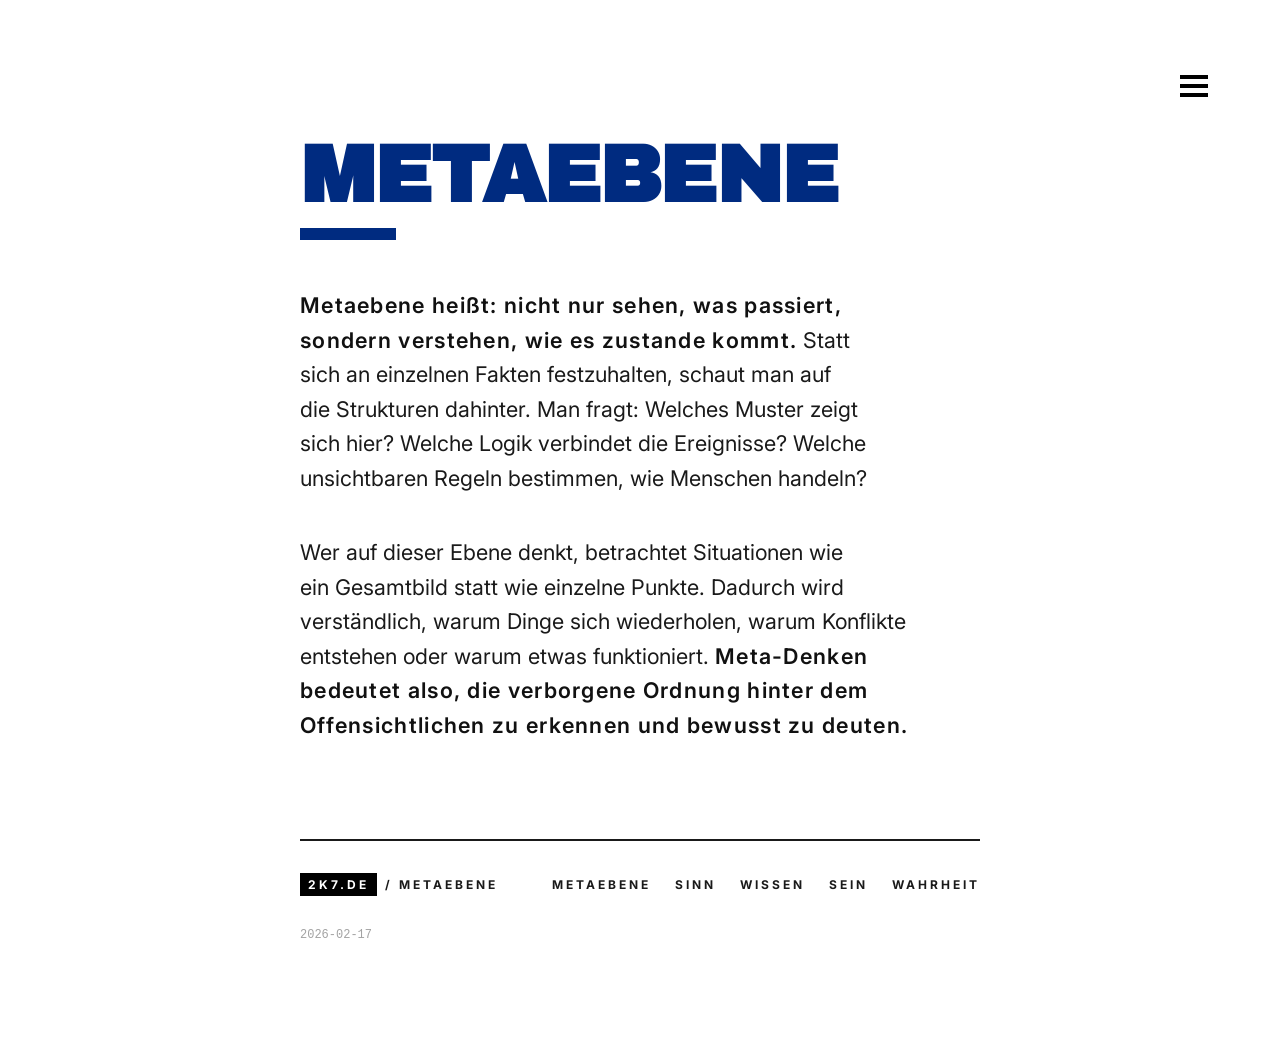
<file: metaebene/index.html>
<!DOCTYPE html>
<html lang="de">
<head>
    <meta charset="UTF-8">
    <meta name="viewport" content="width=device-width, initial-scale=1.0">
    <title>Metaebene | 2k7.de</title>
    <link href="https://fonts.googleapis.com/css2?family=Archivo+Black&family=Inter:wght@300;400;700&display=swap" rel="stylesheet">

    <link rel="stylesheet" href="/assets/me_style.css?v=1.4">
    
</head>
<body>

    <!-- Menü-Bar -->
    <div class="top-bar">
        <button class="menu-toggle" aria-label="Menü öffnen" id="menuToggle">
            <span></span>
            <span></span>
            <span></span>
        </button>
    </div>

    <!-- Navigation Overlay -->
    <nav class="nav-overlay" id="navOverlay">
        <ul class="nav-links">
            <li><a href="/metaebene">Metaebene</a></li>
            <li><a href="/metaebene/sinn.html">Sinn</a></li>
            <li><a href="/metaebene/wissen.html">Wissen</a></li>
            <li><a href="/metaebene/sein.html">Sein</a></li>
            <li><a href="/metaebene/wahrheit.html">Wahrheit</a></li> 
        </ul>
    </nav>

    <main>
        <div class="content-container">
            <header>
                <h1>Metaebene</h1>
                <div class="accent-bar"></div>
            </header>

            <article>
                <p class="text-balance">
                    <strong>Metaebene heißt: nicht nur sehen, was passiert, sondern verstehen, wie es zustande kommt.</strong> 
                    Statt sich an einzelnen Fakten festzuhalten, schaut man auf die Strukturen dahinter. 
                    Man fragt: Welches Muster zeigt sich hier? Welche Logik verbindet die Ereignisse? 
                    Welche unsichtbaren Regeln bestimmen, wie Menschen handeln?
                </p>

                <p class="text-balance">
                    Wer auf dieser Ebene denkt, betrachtet Situationen wie ein Gesamtbild statt wie einzelne Punkte. 
                    Dadurch wird verständlich, warum Dinge sich wiederholen, warum Konflikte entstehen oder warum etwas funktioniert. 
                    <strong>Meta-Denken bedeutet also, die verborgene Ordnung hinter dem Offensichtlichen zu erkennen und bewusst zu deuten.</strong>
                </p>
            </article>

            <footer>
                <div class="footer-brand">
                    <span class="badge">2k7.de</span> / Metaebene
                </div>

                <nav class="footer-nav">
                    <ul>
                        <li><a href="index.html">Metaebene</a></li>
                        <li><a href="sinn.html">Sinn</a></li>
                        <li><a href="wissen.html">Wissen</a></li>
                        <li><a href="sein.html">Sein</a></li>
                        <li><a href="wahrheit.html">Wahrheit</a></li>
                    </ul>
                </nav>
                
                <div class="footer-date">
                    2026-02-17
                </div>
            </footer>
        </div>
    </main>

<script src="/assets/me_prg.js"></script>

</body>
</html>
</file>
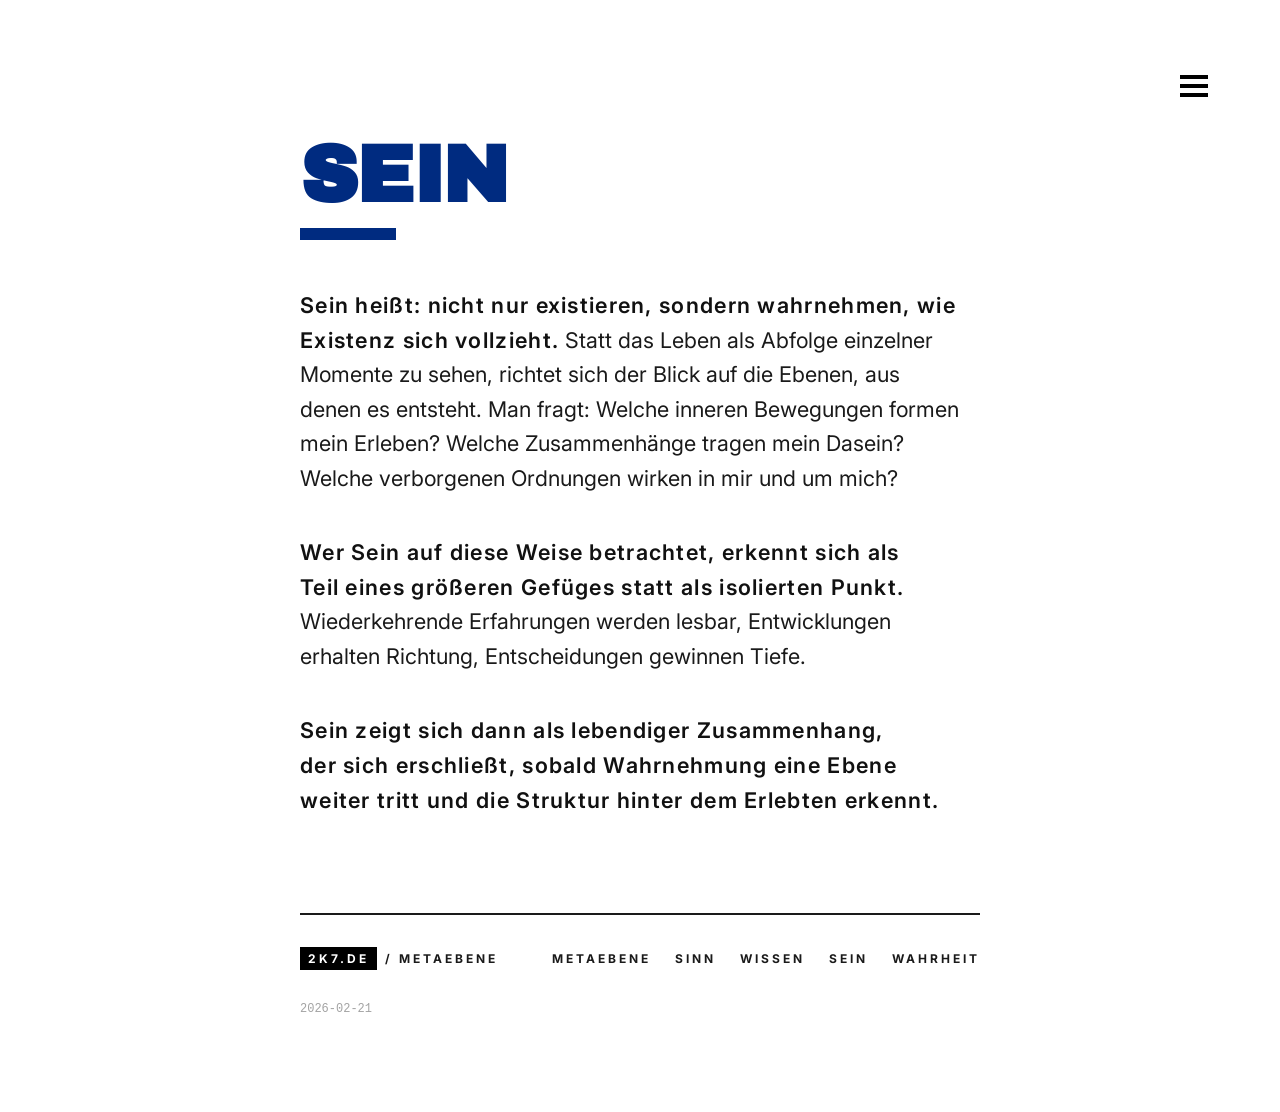
<file: metaebene/sein.html>
<!DOCTYPE html>
<html lang="de">
<head>
    <meta charset="UTF-8">
    <meta name="viewport" content="width=device-width, initial-scale=1.0">
    <title>Metaebene Sein | 2k7.de</title>
    <link href="https://fonts.googleapis.com/css2?family=Archivo+Black&family=Inter:wght@300;400;700&display=swap" rel="stylesheet">
    <link rel="stylesheet" href="/assets/me_style.css?v=1.4">
</head>
<body>

    <!-- Menü-Bar -->
    <div class="top-bar">
        <button class="menu-toggle" aria-label="Menü öffnen" id="menuToggle">
            <span></span>
            <span></span>
            <span></span>
        </button>
    </div>

    <!-- Navigation Overlay -->
    <nav class="nav-overlay" id="navOverlay">
        <ul class="nav-links">
            <li><a href="/metaebene">Metaebene</a></li>
            <li><a href="/metaebene/sinn.html">Sinn</a></li>
            <li><a href="/metaebene/wissen.html">Wissen</a></li>
            <li><a href="/metaebene/sein.html">Sein</a></li>
            <li><a href="/metaebene/wahrheit.html">Wahrheit</a></li>
        </ul>
    </nav>

    <main>
        <div class="content-container">
            <header>
                <h1>Sein</h1>
                <div class="accent-bar"></div>
            </header>

            <article>
                <p class="text-balance">
                    <strong>Sein heißt: nicht nur existieren, sondern wahrnehmen, wie Existenz sich vollzieht.</strong> 
                    Statt das Leben als Abfolge einzelner Momente zu sehen, richtet sich der Blick auf 
                    die Ebenen, aus denen es entsteht. Man fragt: Welche inneren Bewegungen formen 
                    mein Erleben? Welche Zusammenhänge tragen mein Dasein? Welche verborgenen Ordnungen 
                    wirken in mir und um mich?
                </p>

                <p class="text-balance">
                    <strong>Wer Sein auf diese Weise betrachtet, erkennt sich als Teil eines größeren Gefüges statt 
                    als isolierten Punkt.</strong> Wiederkehrende Erfahrungen werden lesbar, Entwicklungen erhalten 
                    Richtung, Entscheidungen gewinnen Tiefe. 
                </p>

                <p class="text-balance">
                    <strong>
                    Sein zeigt sich dann als lebendiger Zusammenhang, 
                    der sich erschließt, sobald Wahrnehmung eine Ebene weiter tritt und die Struktur 
                    hinter dem Erlebten erkennt.
                    </strong>
                </p>

            </article>

            <footer>
                <div class="footer-brand">
                    <span class="badge">2k7.de</span> / Metaebene
                </div>

                <nav class="footer-nav">
                    <ul>
                        <li><a href="index.html">Metaebene</a></li>
                        <li><a href="sinn.html">Sinn</a></li>
                        <li><a href="wissen.html">Wissen</a></li>
                        <li><a href="sein.html">Sein</a></li>
                        <li><a href="wahrheit.html">Wahrheit</a></li>
                    </ul>
                </nav>
                                
                <div class="footer-date">
                    2026-02-21
                </div>
            </footer>
        </div>
    </main>
<script src="/assets/me_prg.js"></script>

</body>
</html>
</file>
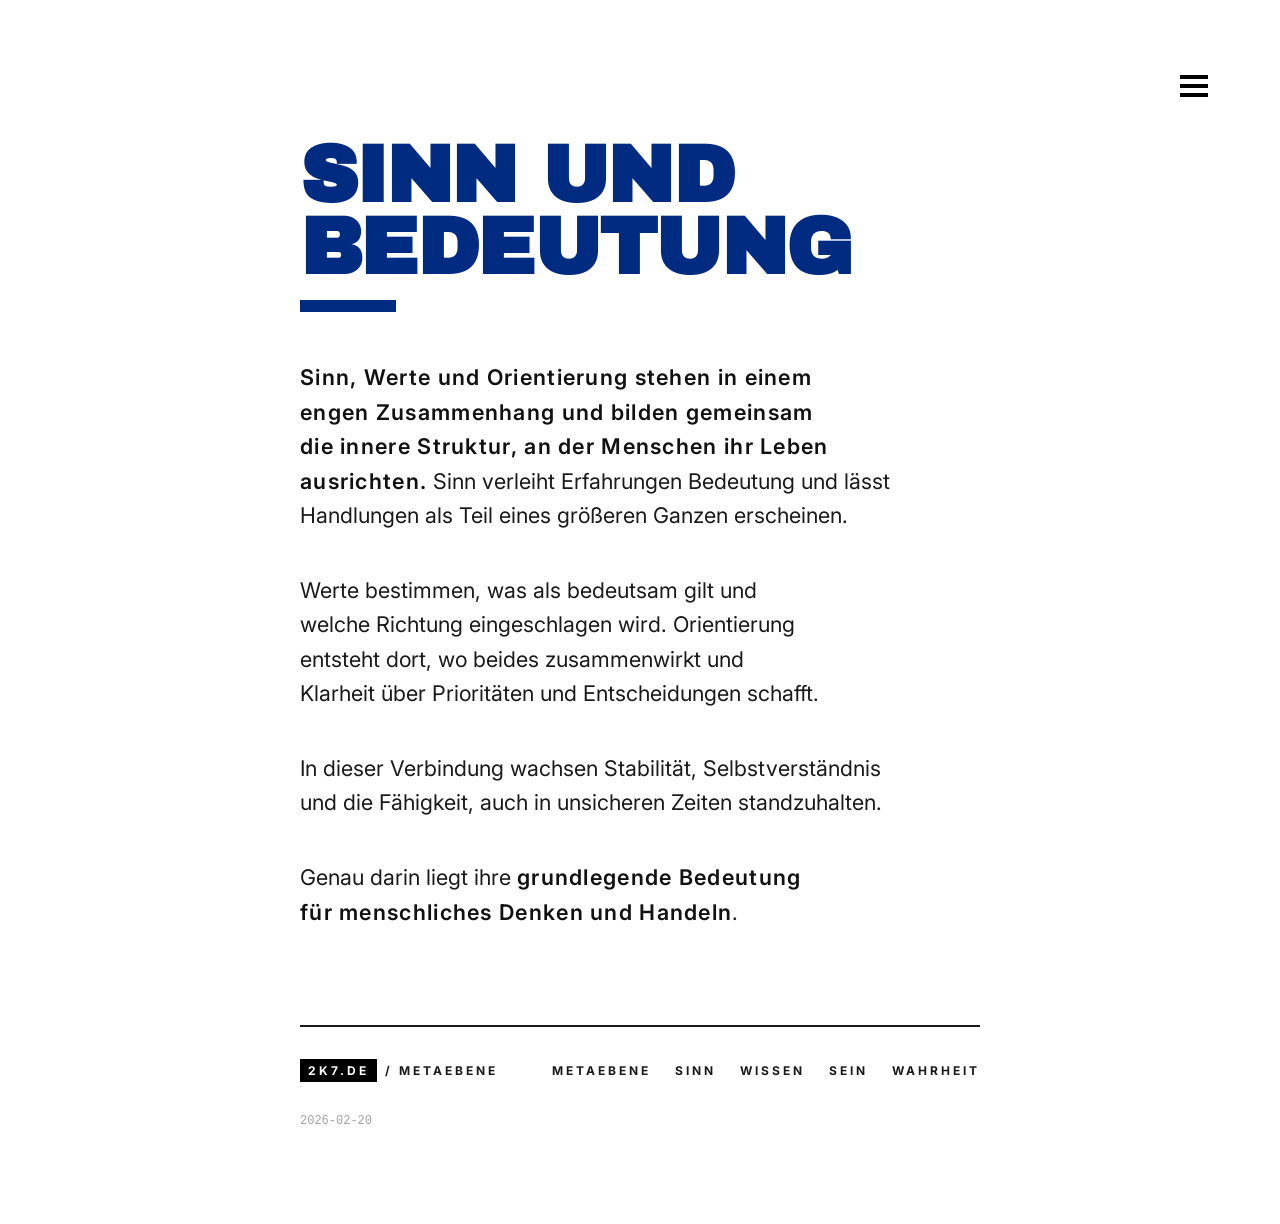
<file: metaebene/sinn.html>
<!DOCTYPE html>
<html lang="de">
<head>
    <meta charset="UTF-8">
    <meta name="viewport" content="width=device-width, initial-scale=1.0">
    <title>Metaebene Sinn | 2k7.de</title>
    <link href="https://fonts.googleapis.com/css2?family=Archivo+Black&family=Inter:wght@300;400;700&display=swap" rel="stylesheet">
    <link rel="stylesheet" href="/assets/me_style.css?v=1.4">

</head>
<body>

    <!-- Menü-Bar -->
    <div class="top-bar">
        <button class="menu-toggle" aria-label="Menü öffnen" id="menuToggle">
            <span></span>
            <span></span>
            <span></span>
        </button>
    </div>

    <!-- Navigation Overlay -->
    <nav class="nav-overlay" id="navOverlay">
        <ul class="nav-links">
            <li><a href="/metaebene">Metaebene</a></li>
            <li><a href="/metaebene/sinn.html">Sinn</a></li>
            <li><a href="/metaebene/wissen.html">Wissen</a></li>
            <li><a href="/metaebene/sein.html">Sein</a></li>
            <li><a href="/metaebene/wahrheit.html">Wahrheit</a></li>
        </ul>
    </nav>

    <main>
        <div class="content-container">
            <header>
                <h1>Sinn und Bedeutung</h1>
                <div class="accent-bar"></div>
            </header>

            <article>
                <p class="text-balance">
                <strong>Sinn, Werte und Orientierung stehen in einem engen Zusammenhang und bilden 
                    gemeinsam die innere Struktur, an der Menschen ihr Leben ausrichten.</strong> 
                    Sinn verleiht Erfahrungen Bedeutung und lässt Handlungen als Teil eines 
                    größeren Ganzen erscheinen. 
                </p>

                <p class="text-balance">
                    Werte bestimmen, was als bedeutsam gilt und welche Richtung eingeschlagen wird. 
                    Orientierung entsteht dort, wo beides zusammenwirkt und Klarheit über 
                    Prioritäten und Entscheidungen schafft. 
                </p>

                <p class="text-balance">
                    In dieser Verbindung wachsen Stabilität, Selbstverständnis und die 
                    Fähigkeit, auch in unsicheren Zeiten standzuhalten. 
                </p>

                <p class="text-balance">
                    Genau darin liegt ihre <strong>grundlegende Bedeutung für menschliches Denken und Handeln</strong>.
                </p>
                
            </article>

            <footer>
                <div class="footer-brand">
                    <span class="badge">2k7.de</span> / Metaebene
                </div>
                
                <nav class="footer-nav">
                    <ul>
                        <li><a href="index.html">Metaebene</a></li>
                        <li><a href="sinn.html">Sinn</a></li>
                        <li><a href="wissen.html">Wissen</a></li>
                        <li><a href="sein.html">Sein</a></li>
                        <li><a href="wahrheit.html">Wahrheit</a></li>
                    </ul>
                </nav>
                
                <div class="footer-date">
                    2026-02-20
                </div>
            </footer>
        </div>
    </main>

<script src="/assets/me_prg.js"></script>

</body>
</html>
</file>
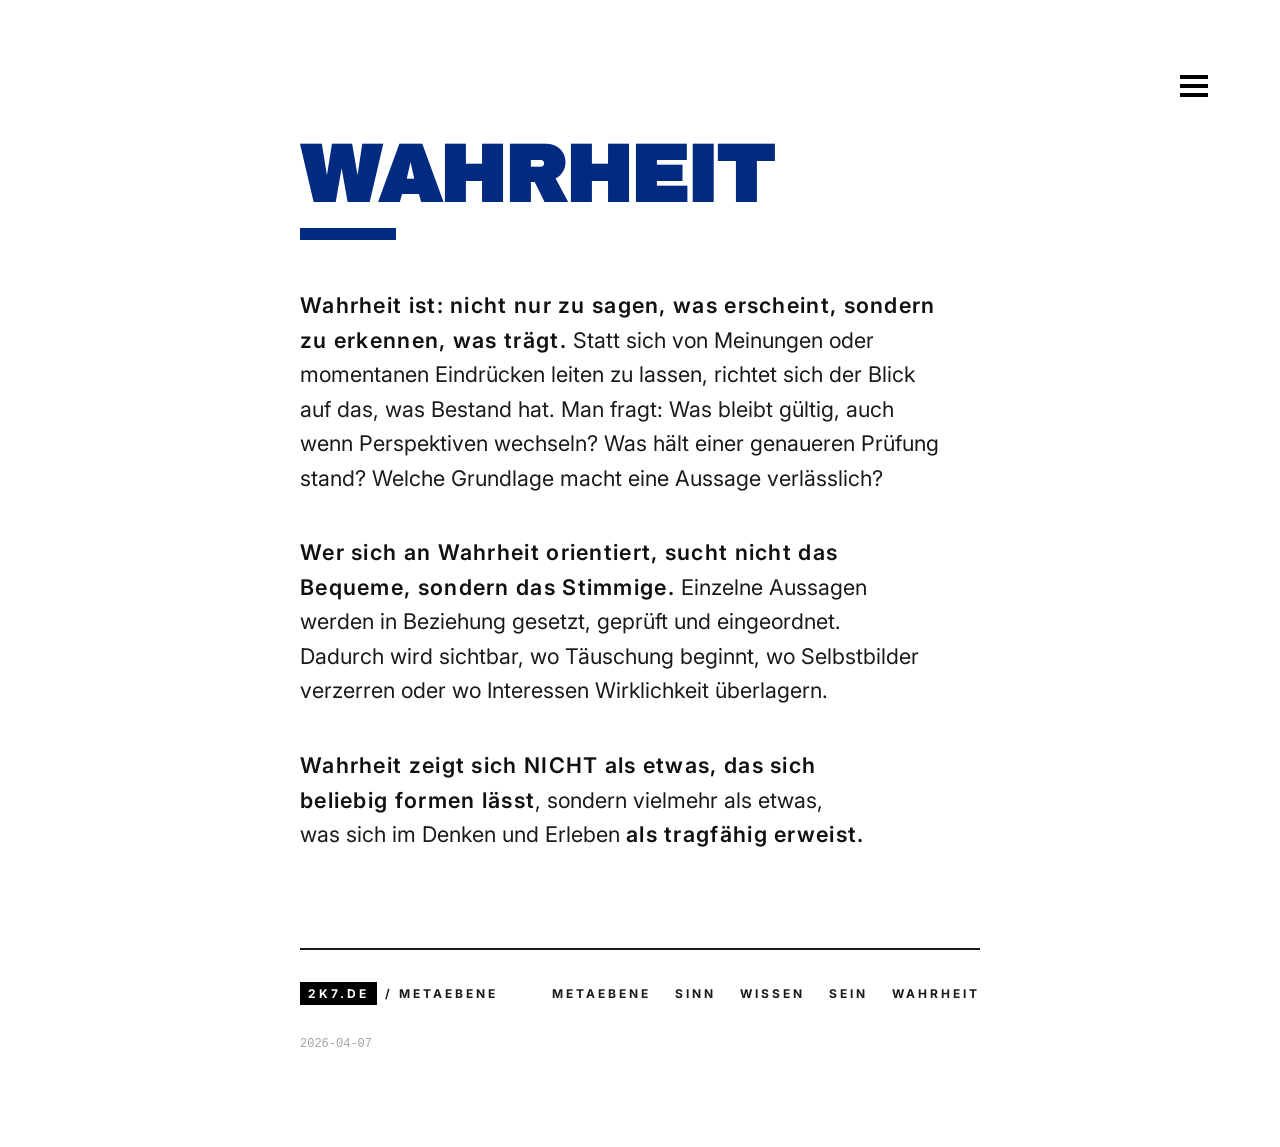
<file: metaebene/wahrheit.html>
<!DOCTYPE html>
<html lang="de">
<head>
    <meta charset="UTF-8">
    <meta name="viewport" content="width=device-width, initial-scale=1.0">
    <title>Metaebene Wahrheit | 2k7.de</title>
    <link href="https://fonts.googleapis.com/css2?family=Archivo+Black&family=Inter:wght@300;400;700&display=swap" rel="stylesheet">

    <link rel="stylesheet" href="/assets/me_style.css?v=1.4">
    
</head>
<body>

    <!-- Menü-Bar -->
    <div class="top-bar">
        <button class="menu-toggle" aria-label="Menü öffnen" id="menuToggle">
            <span></span>
            <span></span>
            <span></span>
        </button>
    </div>

    <!-- Navigation Overlay -->
    <nav class="nav-overlay" id="navOverlay">
        <ul class="nav-links">
            <li><a href="/metaebene">Metaebene</a></li>
            <li><a href="/metaebene/sinn.html">Sinn</a></li>
            <li><a href="/metaebene/wissen.html">Wissen</a></li>
            <li><a href="/metaebene/sein.html">Sein</a></li>
            <li><a href="/metaebene/wahrheit.html">Wahrheit</a></li> 
        </ul>
    </nav>

    <main>
        <div class="content-container">
            <header>
                <h1>Wahrheit</h1>
                <div class="accent-bar"></div>
            </header>

            <article>
                <p class="text-balance">
                    <strong>Wahrheit ist: nicht nur zu sagen, was erscheint, sondern zu erkennen, was trägt.</strong> 
                    Statt sich von Meinungen oder momentanen Eindrücken leiten zu lassen, richtet 
                    sich der Blick auf das, was Bestand hat. Man fragt: Was bleibt gültig, 
                    auch wenn Perspektiven wechseln? Was hält einer genaueren Prüfung stand? 
                    Welche Grundlage macht eine Aussage verlässlich?
                </p>

                <p class="text-balance">
                    <strong>Wer sich an Wahrheit orientiert, sucht nicht das Bequeme, sondern das Stimmige.</strong> 
                    Einzelne Aussagen werden in Beziehung gesetzt, geprüft und eingeordnet. 
                    Dadurch wird sichtbar, wo Täuschung beginnt, wo Selbstbilder verzerren oder wo 
                    Interessen Wirklichkeit überlagern. 
                </p>

                <p class="text-balance">
                   <strong>
                    Wahrheit zeigt sich NICHT als etwas, das sich 
                    beliebig formen lässt</strong>, sondern vielmehr als etwas, was sich im Denken und Erleben <strong>als 
                    tragfähig erweist.</strong>
                </p>    
            </article>

            <footer>
                <div class="footer-brand">
                    <span class="badge">2k7.de</span> / Metaebene
                </div>

                <nav class="footer-nav">
                    <ul>
                        <li><a href="index.html">Metaebene</a></li>
                        <li><a href="sinn.html">Sinn</a></li>
                        <li><a href="wissen.html">Wissen</a></li>
                        <li><a href="sein.html">Sein</a></li>
                        <li><a href="wahrheit.html">Wahrheit</a></li>
                    </ul>
                </nav>
                
                <div class="footer-date">
                    2026-04-07
                </div>
            </footer>
        </div>
    </main>

<script src="/assets/me_prg.js"></script>

</body>
</html>
</file>
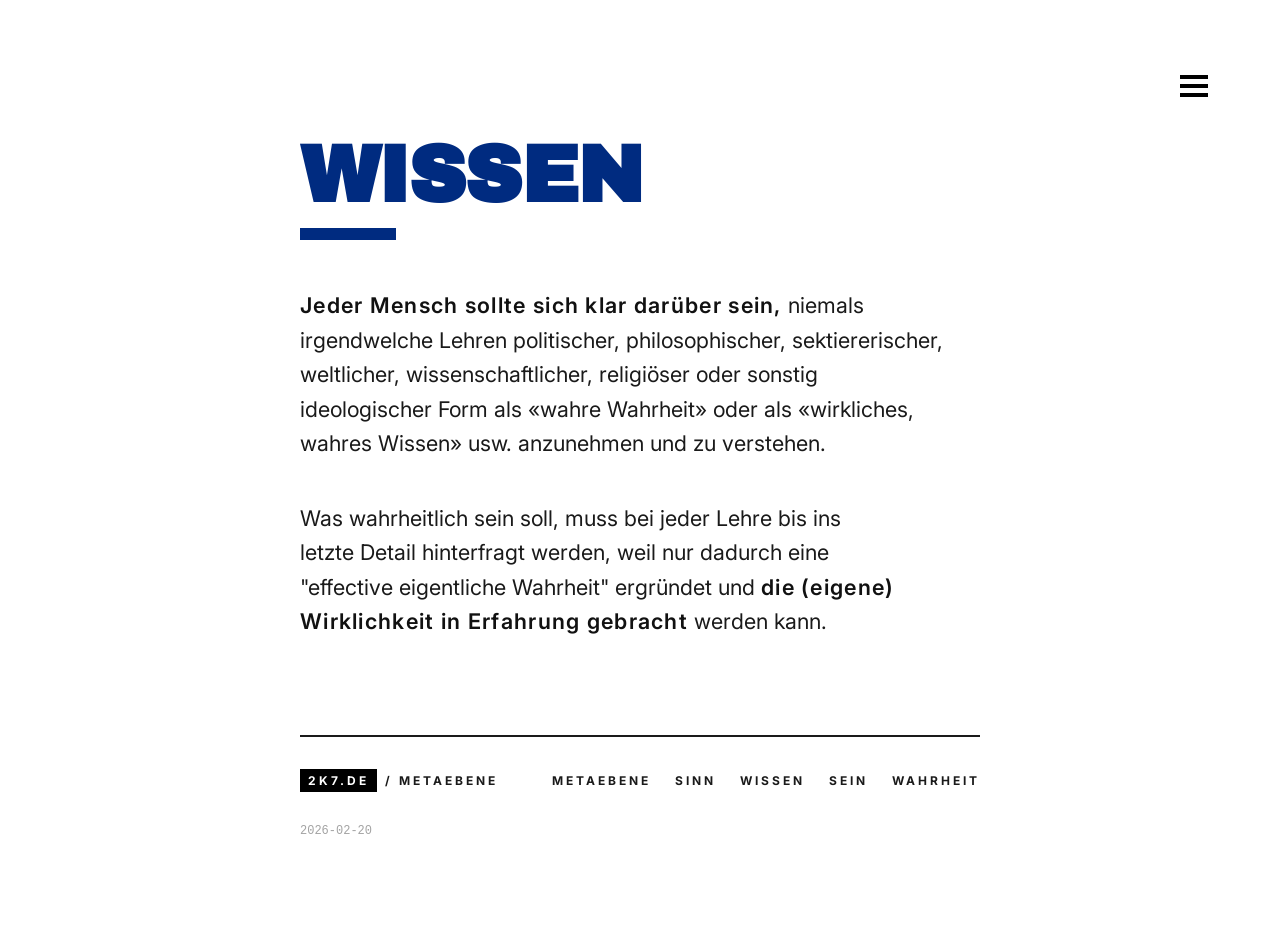
<file: metaebene/wissen.html>
<!DOCTYPE html>
<html lang="de">
<head>
    <meta charset="UTF-8">
    <meta name="viewport" content="width=device-width, initial-scale=1.0">
    <title>Metaebene Wissen | 2k7.de</title>
    <link href="https://fonts.googleapis.com/css2?family=Archivo+Black&family=Inter:wght@300;400;700&display=swap" rel="stylesheet">
    <link rel="stylesheet" href="/assets/me_style.css?v=1.4">
</head>
<body>

    <!-- Menü-Bar -->
    <div class="top-bar">
        <button class="menu-toggle" aria-label="Menü öffnen" id="menuToggle">
            <span></span>
            <span></span>
            <span></span>
        </button>
    </div>

    <!-- Navigation Overlay -->
    <nav class="nav-overlay" id="navOverlay">
        <ul class="nav-links">
            <li><a href="/metaebene">Metaebene</a></li>
            <li><a href="/metaebene/sinn.html">Sinn</a></li>
            <li><a href="/metaebene/wissen.html">Wissen</a></li>
            <li><a href="/metaebene/sein.html">Sein</a></li>
            <li><a href="/metaebene/wahrheit.html">Wahrheit</a></li>
        </ul>
    </nav>

    <main>
        <div class="content-container">
            <header>
                <h1>Wissen</h1>
                <div class="accent-bar"></div>
            </header>

            <article>
                <p class="text-balance">
                    <strong>Jeder Mensch sollte sich klar darüber sein,</strong> 
                    niemals irgendwelche Lehren politischer, philosophischer, sektiererischer, 
                    weltlicher, wissenschaftlicher, religiöser oder sonstig ideologischer Form 
                    als «wahre Wahrheit» oder als «wirkliches, wahres Wissen» usw. anzunehmen und 
                    zu verstehen.
                </p>

                <p class="text-balance">
                     Was wahrheitlich sein soll, muss bei jeder Lehre bis ins letzte Detail hinterfragt werden, 
                     weil nur dadurch eine "effective eigentliche Wahrheit" ergründet und <strong>die (eigene) Wirklichkeit 
                     in Erfahrung gebracht</strong> werden kann. 
                </p>

            </article>

            <footer>
                <div class="footer-brand">
                    <span class="badge">2k7.de</span> / Metaebene
                </div>

                <nav class="footer-nav">
                    <ul>
                        <li><a href="index.html">Metaebene</a></li>
                        <li><a href="sinn.html">Sinn</a></li>
                        <li><a href="wissen.html">Wissen</a></li>
                        <li><a href="sein.html">Sein</a></li>
                        <li><a href="wahrheit.html">Wahrheit</a></li>
                    </ul>
                </nav>
                
                <div class="footer-date">
                    2026-02-20
                </div>
            </footer>
        </div>
    </main>
<script src="/assets/me_prg.js"></script>

</body>
</html>
</file>
<file: assets/me_style.css>
/* Grundlegende Resets und Variablen */
        :root {
            --primary-blue: #002b80;
            --text-dark: #1a1a1a;
            --text-muted: #a3a3a3;
            --bg-white: #ffffff;
            --max-width: 680px;
            --transition: all 0.3s cubic-bezier(0.4, 0, 0.2, 1);
        }

        * {
            margin: 0;
            padding: 0;
            box-sizing: border-box;
            overflow-wrap: anywhere; 
            word-break: break-word;
        }

        body {
            background-color: var(--bg-white);
            color: var(--text-dark);
            font-family: 'Inter', sans-serif;
            -webkit-font-smoothing: antialiased;
            min-height: 100vh;
            display: flex;
            flex-direction: column;
            overflow-x: hidden;
            hyphens: auto;
            -webkit-hyphens: auto;
        }

        h1, h2, h3 {
            word-break: break-word;
            overflow-wrap: anywhere;
        }

        strong {
            font-weight: 600;
            color: #111;
            letter-spacing: 0.06em;
        }

        ::selection {
            background-color: #dbeafe;
            color: #1e3a8a;
        }

        /* Menü-Block oben */
        .top-bar {
            width: 100%;
            display: flex;
            justify-content: flex-end;
            padding: 1.5rem 1.5rem 0 1.5rem;
        }

        .menu-toggle {
            position: relative;
            z-index: 1000;
            background: transparent;
            border: none;
            cursor: pointer;
            width: 44px;
            height: 44px;
            display: flex;
            flex-direction: column;
            justify-content: center;
            align-items: center;
            gap: 5px;
            border-radius: 4px;
            transition: var(--transition);
        }

        .menu-toggle span {
            display: block;
            width: 28px;
            height: 4px;
            background-color: #000;
            transition: var(--transition);
            transform-origin: center;
        }

        .menu-toggle.active span:nth-child(1) { transform: translateY(9px) rotate(45deg); }
        .menu-toggle.active span:nth-child(2) { opacity: 0; }
        .menu-toggle.active span:nth-child(3) { transform: translateY(-9px) rotate(-45deg); }

        /* Navigation Overlay */
        .nav-overlay {
            position: fixed;
            top: 0;
            left: 0;
            width: 100%;
            height: 100%;
            background-color: var(--bg-white);
            z-index: 900;
            display: flex;
            align-items: center;
            justify-content: center;
            opacity: 0;
            visibility: hidden;
            transition: var(--transition);
        }

        .nav-overlay.active {
            opacity: 1;
            visibility: visible;
        }

        .nav-links {
            list-style: none;
            text-align: center;
        }

        .nav-links li {
            margin: 1.5rem 0;
            overflow: hidden;
        }

        .nav-links a {
            font-family: 'Archivo Black', sans-serif;
            font-size: clamp(2rem, 10vw, 4rem);
            text-decoration: none;
            color: var(--primary-blue);
            text-transform: uppercase;
            display: block;
            transition: var(--transition);
            opacity: 0;
            transform: translateY(50px);
        }

        .nav-overlay.active .nav-links a {
            opacity: 1;
            transform: translateY(0);
        }

        .nav-links a:hover {
            color: var(--text-dark);
            transform: skewX(-5deg);
        }

        /* Main Layout */
        main {
            flex-grow: 1;
            display: flex;
            align-items: center;
            justify-content: center;
            padding: 2rem 1.5rem; 
        }

        .content-container {
            width: 100%;
            max-width: var(--max-width);
        }

        /* Header */
        header {
            margin-bottom: 3rem;
        }

        h1 {
            font-family: 'Archivo Black', sans-serif;
            text-transform: uppercase;
            letter-spacing: -0.02em;
            color: var(--primary-blue);
            line-height: 1.0; 
            margin-bottom: 1rem;
            font-size: clamp(1.8rem, 12vw, 5rem); 
            word-break: break-word;
            overflow-wrap: anywhere;
            hyphens: auto;
        }

        .accent-bar {
            height: 12px;
            width: 96px;
            background-color: var(--primary-blue);
        }

        /* Textinhalt */
        article {
            display: flex;
            flex-direction: column;
            gap: 2.5rem;
            font-size: clamp(1.2rem, 4.5vw, 1.35rem);
            line-height: 1.6;
            font-weight: 400;
            hyphens: auto;
        }

        .text-balance {
            text-wrap: balance;
        }

        /* Footer */
        footer {
            margin-top: 6rem;
            padding-top: 2rem;
            padding-bottom: 2rem;
            border-top: 2px solid var(--text-dark);
            display: flex;
            flex-wrap: wrap; /* Erlaubt das Rutschen der Blöcke in die nächste Zeile */
            gap: 2rem;
            align-items: center;
            justify-content: space-between;
            font-size: 0.75rem;
            text-transform: uppercase;
            letter-spacing: 0.25em;
            font-weight: 700;
        }

        /* Verhindert Wortumbruch in den Footer-Blöcken */
        .footer-brand, .footer-nav, .footer-date {
            white-space: nowrap;
            overflow-wrap: normal;
            word-break: normal;
            hyphens: none;
        }

        .footer-brand {
            display: flex;
            align-items: center;
        }

        .badge {
            background-color: #000;
            color: #fff;
            padding: 0.25rem 0.5rem;
            margin-right: 0.5rem;
        }

        /* Footer Navigation */
        .footer-nav ul {
            list-style: none;
            display: flex;
            gap: 1.5rem;
        }

        .footer-nav a {
            text-decoration: none;
            color: var(--text-dark);
            transition: var(--transition);
            border-bottom: 1px solid transparent;
        }

        .footer-nav a:hover {
            color: var(--primary-blue);
            border-bottom: 1px solid var(--primary-blue);
        }

        .footer-date {
            font-family: monospace;
            letter-spacing: normal;
            color: var(--text-muted);
            font-weight: normal;
        }

        /* Desktop Anpassungen */
        @media (min-width: 640px) {
            .top-bar {
                padding: 4rem 4rem 0 4rem;
            }
            main {
                padding: 2rem 4rem 4rem 4rem; 
            }
            h1 {
                line-height: 0.9;
                font-size: clamp(2.5rem, 8vw, 5rem);
            }
        }

        /* Spezifische Footer-Anpassung für sehr schmale Screens */
        @media (max-width: 500px) {
            footer {
                justify-content: center;
                text-align: center;
            }
            .footer-nav ul {
                flex-direction: column;
                gap: 0.75rem;
            }
        }
</file>
